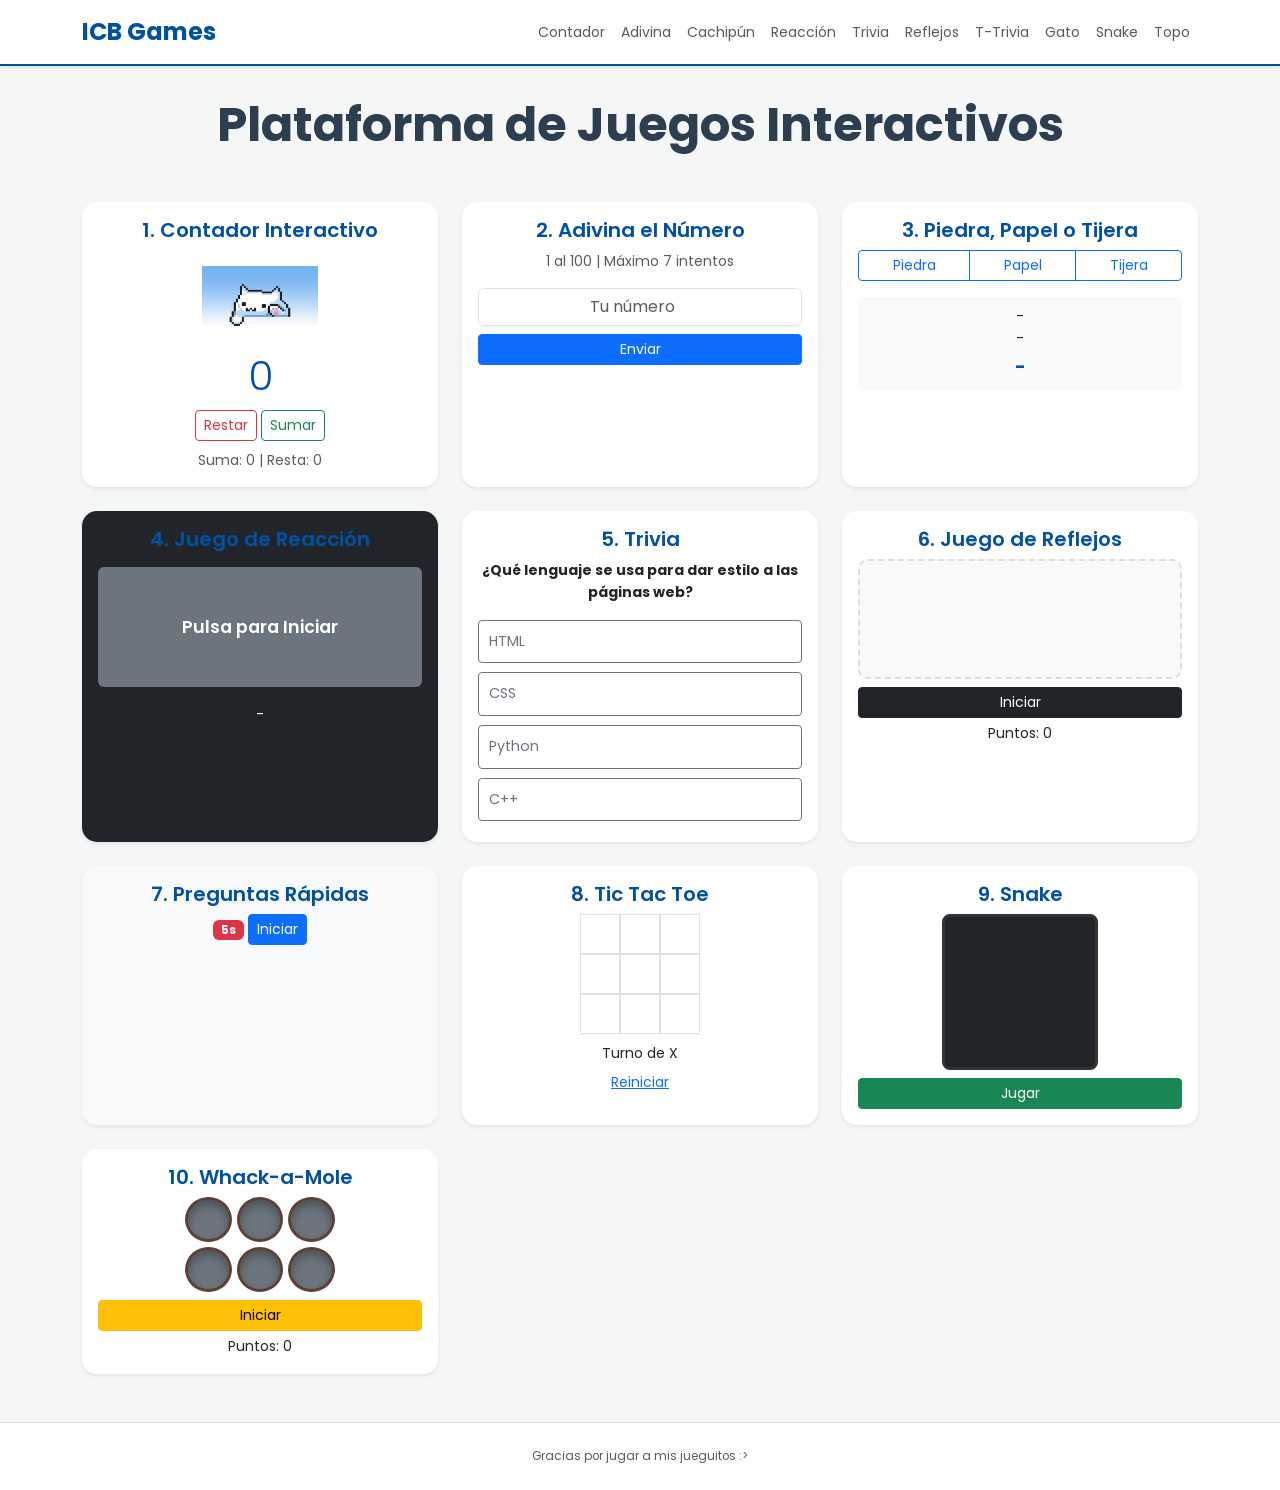
<file: index.html>
<!DOCTYPE html>
<html lang="es">
<head>
    <meta charset="UTF-8">
    <meta name="viewport" content="width=device-width, initial-scale=1.0">
    <title>ICB Games</title>
    <link href="https://cdn.jsdelivr.net/npm/bootstrap@5.3.3/dist/css/bootstrap.min.css" rel="stylesheet">
    <link rel="stylesheet" href="style.css">
    <link href="https://fonts.googleapis.com/css2?family=Poppins:wght@300;400;600&display=swap" rel="stylesheet">
</head>
<body>

    <header>
        <nav class="navbar navbar-expand-lg fixed-top bg-white shadow-sm">
            <div class="container">
                <a class="navbar-brand fw-bold text-primary" href="#">ICB Games</a>
                <button class="navbar-toggler" type="button" data-bs-toggle="collapse" data-bs-target="#navbarNav">
                    <span class="navbar-toggler-icon"></span>
                </button>
                <div class="collapse navbar-collapse" id="navbarNav">
                    <ul class="navbar-nav ms-auto small">
                        <li class="nav-item"><a class="nav-link" href="#contador">Contador</a></li>
                        <li class="nav-item"><a class="nav-link" href="#adivina">Adivina</a></li>
                        <li class="nav-item"><a class="nav-link" href="#ppt">Cachipún</a></li>
                        <li class="nav-item"><a class="nav-link" href="#reaccion">Reacción</a></li>
                        <li class="nav-item"><a class="nav-link" href="#trivia">Trivia</a></li>
                        <li class="nav-item"><a class="nav-link" href="#reflejos">Reflejos</a></li>
                        <li class="nav-item"><a class="nav-link" href="#t-trivia">T-Trivia</a></li>
                        <li class="nav-item"><a class="nav-link" href="#gato">Gato</a></li>
                        <li class="nav-item"><a class="nav-link" href="#snake">Snake</a></li>
                        <li class="nav-item"><a class="nav-link" href="#topo">Topo</a></li>
                    </ul>
                </div>
            </div>
        </nav>
    </header>

    <main class="container mt-5 pt-5">
        <header class="text-center mb-5">
            <h1 class="display-5 fw-bold">Plataforma de Juegos Interactivos</h1>
        </header>

        <div class="row g-4">
            <section id="contador" class="col-md-6 col-lg-4">
                <article class="card h-100 shadow-sm border-0">
                    <div class="card-body text-center">
                        <h2 class="h5 card-title">1. Contador Interactivo</h2>
                        <img id="selector-img" src="images/gato_contador1.png" alt="Gato contador" class="my-3" style="height: 60px;">
                        <p class="display-6" id="count">0</p>
                        <button class="btn btn-sm btn-outline-danger" onclick="decrementCounter()">Restar</button>
                        <button class="btn btn-sm btn-outline-success" onclick="incrementCounter()">Sumar</button>
                        <div class="mt-2 small text-muted">Suma: <span id="incCount">0</span> | Resta: <span id="decCount">0</span></div>
                    </div>
                </article>
            </section>

            <section id="adivina" class="col-md-6 col-lg-4">
                <article class="card h-100 shadow-sm border-0">
                    <div class="card-body text-center">
                        <h2 class="h5 card-title">2. Adivina el Número</h2>
                        <p class="small text-muted">1 al 100 | Máximo 7 intentos</p>
                        <input type="number" id="guessField" class="form-control mb-2 text-center" placeholder="Tu número">
                        <button class="btn btn-primary w-100 btn-sm" onclick="checkGuess()">Enviar</button>
                        <div class="mt-2 small"><span class="lastResult badge"></span> <span class="lowOrHi d-block"></span></div>
                    </div>
                </article>
            </section>

            <section id="ppt" class="col-md-6 col-lg-4">
                <article class="card h-100 shadow-sm border-0">
                    <div class="card-body text-center">
                        <h2 class="h5 card-title">3. Piedra, Papel o Tijera</h2>
                        <div class="btn-group w-100 mb-3">
                            <button class="btn btn-outline-primary btn-sm" onclick="playRPS('Piedra')">Piedra</button>
                            <button class="btn btn-outline-primary btn-sm" onclick="playRPS('Papel')">Papel</button>
                            <button class="btn btn-outline-primary btn-sm" onclick="playRPS('Tijeras')">Tijera</button>
                        </div>
                        <div class="small bg-light p-2 rounded">
                            <div id="inputText">-</div>
                            <div id="computerText">-</div>
                            <div id="resultText" class="fw-bold mt-1">-</div>
                        </div>
                    </div>
                </article>
            </section>

            <section id="reaccion" class="col-md-6 col-lg-4">
                <article class="card h-100 shadow-sm border-0 bg-dark text-white">
                    <div class="card-body text-center">
                        <h2 class="h5 card-title">4. Juego de Reacción</h2>
                        <div id="reaction-area" class="bg-secondary rounded my-3 d-flex align-items-center justify-content-center" style="height: 100px; cursor: pointer;" onclick="handleReactionClick()">
                            Pulsa para Iniciar
                        </div>
                        <p id="reaction-result" class="small">-</p>
                    </div>
                </article>
            </section>

            <section id="trivia" class="col-md-6 col-lg-4">
                <article class="card h-100 shadow-sm border-0">
                    <div class="card-body text-center">
                        <h2 class="h5 card-title">5. Trivia</h2>
                        <div id="quiz-container">
                            <p id="pregunta-texto" class="small fw-bold">Cargando...</p>
                            <div id="opciones" class="d-grid gap-1"></div>
                        </div>
                        <div id="trivia-res" class="d-none small"></div>
                    </div>
                </article>
            </section>

            <section id="reflejos" class="col-md-6 col-lg-4">
                <article class="card h-100 shadow-sm border-0">
                    <div class="card-body text-center">
                        <h2 class="h5 card-title">6. Juego de Reflejos</h2>
                        <div id="area-reflejos" class="bg-light position-relative overflow-hidden mb-2" style="height: 120px;">
                            <div id="objetivo" class="bg-danger rounded-circle position-absolute" style="width: 30px; height: 30px; cursor: pointer; display: none;" onclick="catchReflex()"></div>
                        </div>
                        <button class="btn btn-dark btn-sm w-100" onclick="startReflex()">Iniciar</button>
                        <div class="small mt-1">Puntos: <span id="reflejos-score">0</span></div>
                    </div>
                </article>
            </section>

            <section id="#t-trivia" class="col-md-6 col-lg-4">
                <article class="card h-100 shadow-sm border-0 bg-light">
                    <div class="card-body text-center">
                        <h2 class="h5 card-title">7. Preguntas Rápidas</h2>
                        <div id="t-timer" class="badge bg-danger mb-2">5s</div>
                        <div id="t-quiz-area" class="d-none">
                            <p id="t-pregunta" class="small fw-bold"></p>
                            <div id="t-opciones" class="d-grid gap-1"></div>
                        </div>
                        <button id="btn-iniciar-t" class="btn btn-primary btn-sm" onclick="startTimedTrivia()">Iniciar</button>
                    </div>
                </article>
            </section>

            <section id="gato" class="col-md-6 col-lg-4">
                <article class="card h-100 shadow-sm border-0">
                    <div class="card-body text-center">
                        <h2 class="h5 card-title">8. Tic Tac Toe</h2>
                        <div class="gato-grid mx-auto mb-2" style="display: grid; grid-template-columns: repeat(3, 1fr); width: 120px;">
                            <div class="border p-2 cell" onclick="makeMove(0)" style="height: 40px; cursor: pointer;"></div>
                            <div class="border p-2 cell" onclick="makeMove(1)" style="height: 40px; cursor: pointer;"></div>
                            <div class="border p-2 cell" onclick="makeMove(2)" style="height: 40px; cursor: pointer;"></div>
                            <div class="border p-2 cell" onclick="makeMove(3)" style="height: 40px; cursor: pointer;"></div>
                            <div class="border p-2 cell" onclick="makeMove(4)" style="height: 40px; cursor: pointer;"></div>
                            <div class="border p-2 cell" onclick="makeMove(5)" style="height: 40px; cursor: pointer;"></div>
                            <div class="border p-2 cell" onclick="makeMove(6)" style="height: 40px; cursor: pointer;"></div>
                            <div class="border p-2 cell" onclick="makeMove(7)" style="height: 40px; cursor: pointer;"></div>
                            <div class="border p-2 cell" onclick="makeMove(8)" style="height: 40px; cursor: pointer;"></div>
                        </div>
                        <div id="status" class="small mb-1">Turno de X</div>
                        <button class="btn btn-link btn-sm p-0" onclick="resetGame()">Reiniciar</button>
                    </div>
                </article>
            </section>

            <section id="snake" class="col-md-6 col-lg-4">
                <article class="card h-100 shadow-sm border-0">
                    <div class="card-body text-center">
                        <h2 class="h5 card-title">9. Snake</h2>
                        <canvas id="snakeCanvas" width="150" height="150" class="bg-dark d-block mx-auto mb-2"></canvas>
                        <button class="btn btn-success btn-sm w-100" onclick="startSnake()">Jugar</button>
                    </div>
                </article>
            </section>

            <section id="topo" class="col-md-6 col-lg-4">
                <article class="card h-100 shadow-sm border-0">
                    <div class="card-body text-center">
                        <h2 class="h5 card-title">10. Whack-a-Mole</h2>
                        <div class="mole-grid mx-auto mb-2" style="display: grid; grid-template-columns: repeat(3, 1fr); gap: 5px; width: 150px;">
                            <div class="hole bg-secondary rounded-circle" style="height: 45px; cursor: pointer;" onclick="hitMole(0)"></div>
                            <div class="hole bg-secondary rounded-circle" style="height: 45px; cursor: pointer;" onclick="hitMole(1)"></div>
                            <div class="hole bg-secondary rounded-circle" style="height: 45px; cursor: pointer;" onclick="hitMole(2)"></div>
                            <div class="hole bg-secondary rounded-circle" style="height: 45px; cursor: pointer;" onclick="hitMole(3)"></div>
                            <div class="hole bg-secondary rounded-circle" style="height: 45px; cursor: pointer;" onclick="hitMole(4)"></div>
                            <div class="hole bg-secondary rounded-circle" style="height: 45px; cursor: pointer;" onclick="hitMole(5)"></div>
                        </div>
                        <button class="btn btn-warning btn-sm w-100" onclick="startWhack()">Iniciar</button>
                        <div class="small mt-1">Puntos: <span id="mole-score">0</span></div>
                    </div>
                </article>
            </section>
        </div>
    </main>

    <footer class="bg-white py-4 mt-5 border-top">
        <div class="container text-center">
            <p class="text-muted small mb-0">Gracias por jugar a mis jueguitos :></p>
        </div>
    </footer>

    <script src="app.js"></script>
    <script src="https://cdn.jsdelivr.net/npm/bootstrap@5.3.3/dist/js/bootstrap.bundle.min.js"></script>
</body>
</html>
</file>
<file: style.css>
/* * TALLER DE PROGRAMACIÓN WEB - ICB GAMES
 * Estudiante: Alexis Hernández Maldonado
 * Universidad de Talca
 */

/* --- Importación de Fuentes --- */
@import url('https://fonts.googleapis.com/css2?family=Poppins:wght@300;400;600&display=swap');

:root {
    --primary-color: #0051a2; /* Azul UTalca aproximado */
    --accent-color: #ffca28;
    --bg-light: #f4f7f6;
    --text-dark: #2c3e50;
    --shadow: 0 4px 6px rgba(0, 0, 0, 0.1);
}

body {
    background-color: var(--bg-light);
    font-family: 'Poppins', sans-serif;
    color: var(--text-dark);
    line-height: 1.6;
    scroll-behavior: smooth; /* Navegación mediante anclas suave para cumplir con el requisito del PDF */
}

/* --- Navbar --- */
.navbar {
    border-bottom: 2px solid var(--primary-color);
}

.navbar-brand {
    font-size: 1.5rem;
    color: var(--primary-color) !important;
}

/* --- Cards (Diseño de interfaz con Bootstrap) --- */
.card {
    border: none;
    border-radius: 15px;
    transition: transform 0.3s ease, box-shadow 0.3s ease;
    background: #ffffff;
}

.card:hover {
    transform: translateY(-5px);
    box-shadow: 0 12px 24px rgba(0, 0, 0, 0.15) !important;
}

.card-title {
    color: var(--primary-color);
    font-weight: 600;
}

/* --- 1. Contador Interactivo --- */
#count {
    color: var(--primary-color);
    margin: 10px 0;
}

/* --- 2. Adivina el Número --- */
.lastResult {
    padding: 5px 15px;
    border-radius: 20px;
}

/* --- 3. Piedra, Papel o Tijera --- */
#resultText {
    font-size: 1.1rem;
    color: var(--primary-color);
}

/* --- 4. Juego de Reacción --- */
#reaction-area {
    font-weight: 600;
    font-size: 1.1rem;
    min-height: 120px;
    transition: background-color 0.15s ease;
}

/* --- 5. Trivia --- */
#opciones .btn, #t-opciones .btn {
    text-align: left;
    padding: 10px;
    margin-bottom: 5px;
    font-size: 0.9rem;
}

/* --- 6. Juego de Reflejos --- */
#area-reflejos {
    border: 2px dashed #ddd;
    border-radius: 10px;
    background-color: #fff;
}

#objetivo {
    box-shadow: 0 0 10px rgba(220, 53, 69, 0.5);
    transition: left 0.1s ease, top 0.1s ease;
}

/* --- 8. Tic Tac Toe (Gato) --- */
.cell {
    display: flex;
    align-items: center;
    justify-content: center;
    font-size: 1.5rem;
    font-weight: bold;
    color: var(--primary-color);
    background-color: #fff;
    transition: background-color 0.2s;
}

.cell:hover {
    background-color: #f8f9fa;
}

/* --- 9. Snake --- */
#snakeCanvas {
    background-color: #222;
    border: 3px solid #333;
    border-radius: 8px;
    max-width: 100%;
    height: auto;
}

/* --- 10. Whack-a-mole --- */
/* --- 10. Whack-a-mole (Actualizado para Imagen) --- */
.hole {
    /* Mantenemos bordes y sombras originales */
    border: 3px solid #5d4037;
    box-shadow: inset 0 5px 10px rgba(0,0,0,0.3);
    
    /* Preparamos el fondo para la imagen */
    background-color: #5d4037; /* Color marrón oscuro de fondo (el interior del hoyo) */
    background-size: contain; /* Asegura que la imagen quepa dentro sin cortarse */
    background-position: center; /* Centra la imagen */
    background-repeat: no-repeat; /* No repite la imagen */
    
    /* Transición suave al aparecer/desaparecer */
    transition: background-image 0.2s ease-in-out, background-color 0.2s;
}

/* Esta clase se añade por JS cuando aparece el topo */
.hole.topo-visible {
    /* Reemplaza 'images/topo.png' por la ruta real de tu imagen */
    background-image: url('images/MontyMole.jpg'); 
    
    /* Opcional: hacemos el fondo transparente para que solo se vea el topo */
    background-color: transparent; 
    
    /* Resaltado opcional del borde al aparecer */
    border-color: var(--accent-color); 
}

.hole.up {
    background-color: #8d6e63 !important;
    border-color: var(--accent-color);
}

/* --- Footer --- */
footer {
    background-color: #fff;
    font-size: 0.85rem;
}

/* --- Responsividad --- */
@media (max-width: 768px) {
    .display-5 {
        font-size: 2rem;
    }
    
    .card-body {
        padding: 1.25rem;
    }
}
</file>
